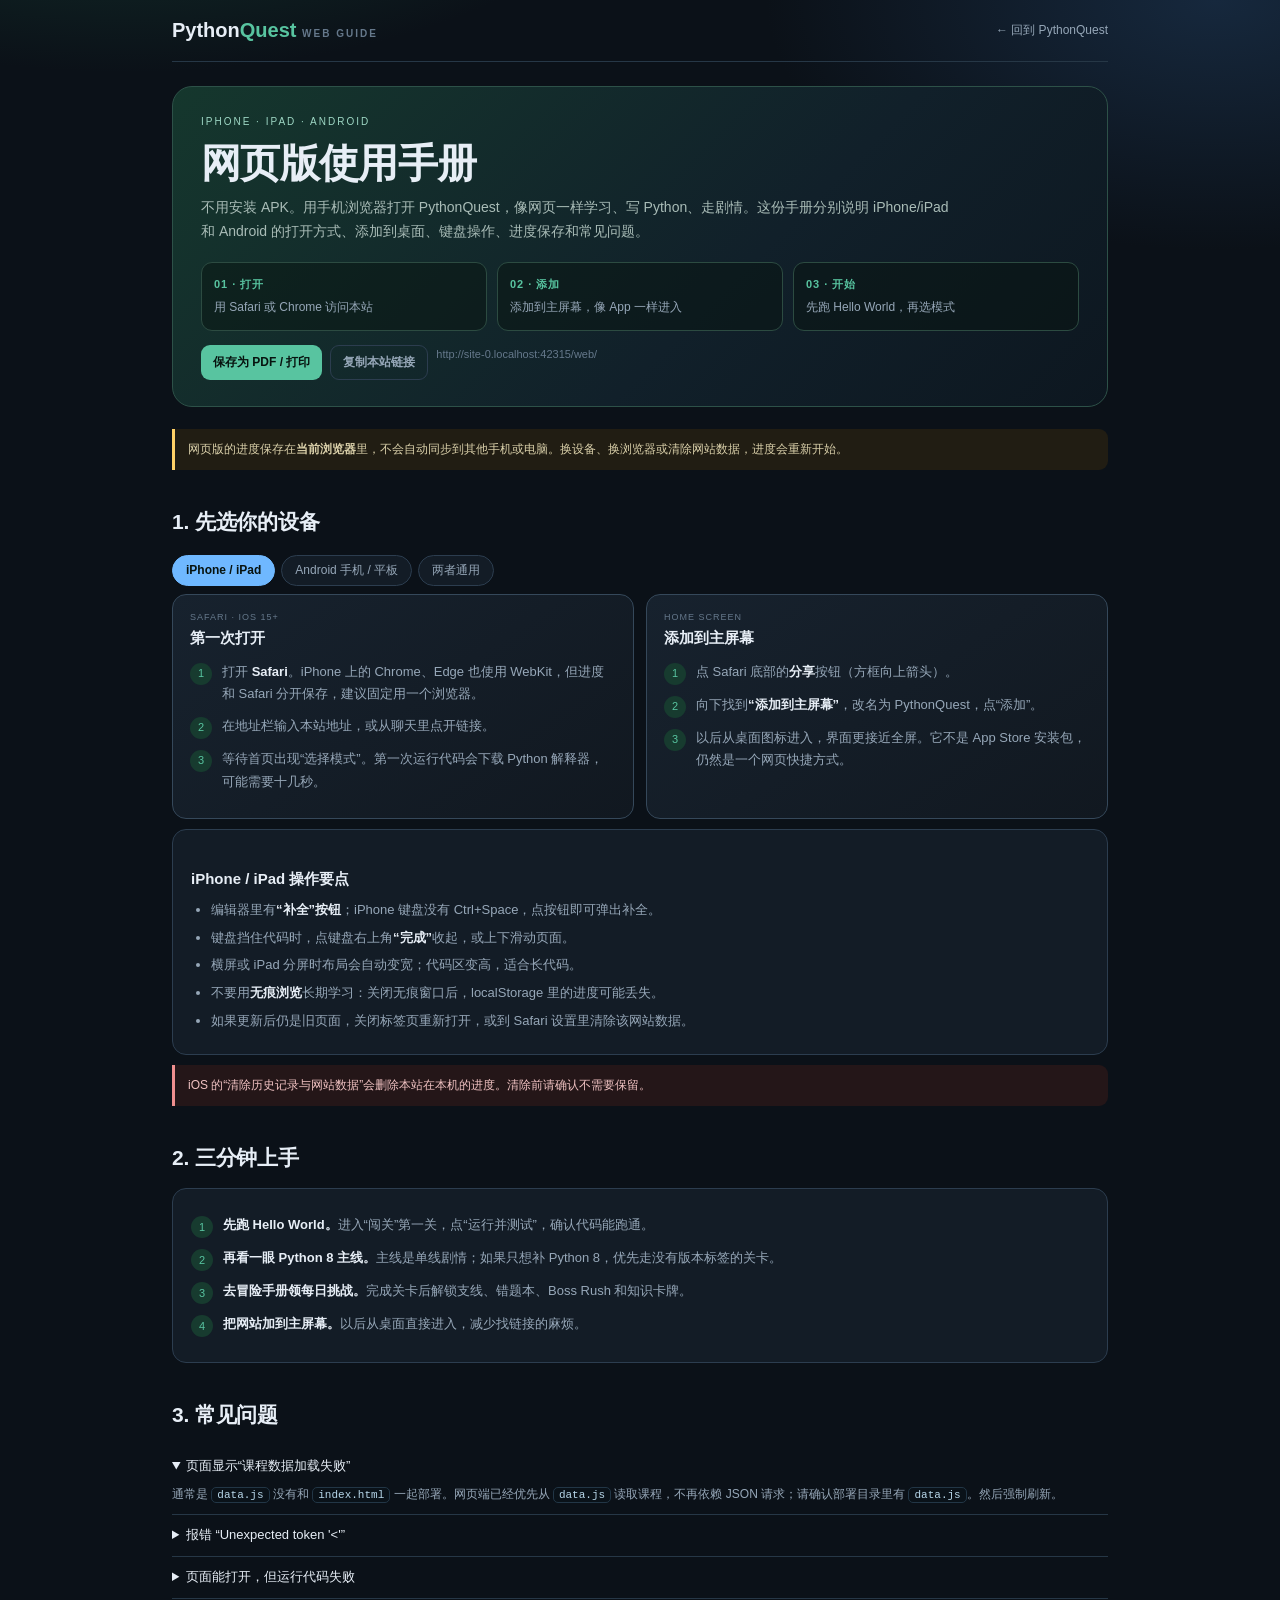
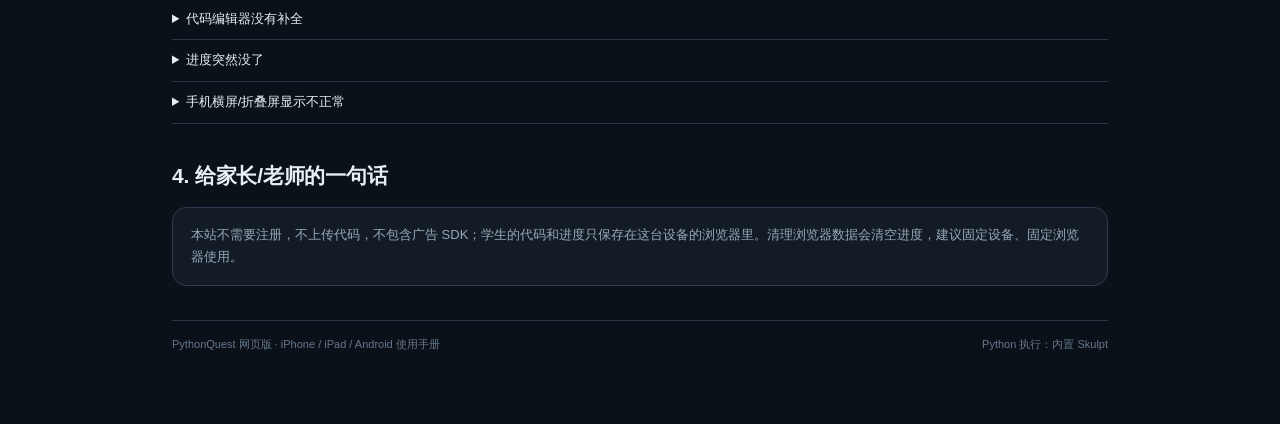
<file: web/guide.html>
<!doctype html>
<html lang="zh-CN">
<head>
<meta charset="utf-8">
<meta name="viewport" content="width=device-width, initial-scale=1, viewport-fit=cover">
<meta name="theme-color" content="#0b1118">
<title>PythonQuest 网页版 · iPhone / iPad / Android 使用手册</title>
<style>
:root{--bg:#0b1118;--surface:#131c26;--surface2:#182432;--border:#2c3d4f;--text:#e7eef6;--muted:#96a7b8;--dim:#65788b;--accent:#58c4a0;--blue:#6fb8ff;--purple:#c792ea;--yellow:#ffd166;--red:#ef8f8f}
*{box-sizing:border-box}html{scroll-behavior:smooth}body{margin:0;background:radial-gradient(1000px 500px at 10% -10%,#153b32 0,transparent 55%),radial-gradient(900px 500px at 95% 0,#16283d 0,transparent 50%),var(--bg);color:var(--text);font:15px/1.75 -apple-system,BlinkMacSystemFont,"Segoe UI","Microsoft YaHei",sans-serif}
a{color:var(--blue);text-decoration:none}a:hover{text-decoration:underline}
.wrap{max-width:980px;margin:0 auto;padding:0 22px 70px}
.top{display:flex;align-items:center;gap:16px;min-height:62px;border-bottom:1px solid #263746;margin-bottom:24px}
.brand{font-weight:900;font-size:20px;color:var(--text)}.brand b{color:var(--accent)}
.top .back{margin-left:auto;font-size:12px;color:var(--muted)}
.hero{border:1px solid #2d5148;background:linear-gradient(135deg,#15372d,#11202a 60%,#0d1720);border-radius:20px;padding:26px 28px;margin:22px 0}
.kicker{font-size:10px;letter-spacing:2px;color:#9ed7c4}.hero h1{font-size:clamp(26px,4vw,40px);line-height:1.2;margin:8px 0 8px;letter-spacing:-.7px}.hero p{margin:0;color:#a9bcb7;font-size:14px;max-width:760px}
.quick{display:grid;grid-template-columns:repeat(3,1fr);gap:10px;margin:18px 0 0}.quick div{background:rgba(9,20,17,.5);border:1px solid #2c4b41;border-radius:11px;padding:12px}.quick b{display:block;color:var(--accent);font-size:11px;letter-spacing:1px}.quick span{display:block;color:var(--muted);font-size:12px;margin-top:3px}
.toolbar{display:flex;flex-wrap:wrap;gap:8px;margin:14px 0 0}.btn{display:inline-flex;align-items:center;gap:6px;border:0;border-radius:9px;padding:8px 12px;background:var(--accent);color:#07130f;font-weight:800;font-size:12px;cursor:pointer}.btn.ghost{background:transparent;border:1px solid var(--border);color:var(--muted);font-weight:600}.btn:hover{filter:brightness(1.08)}
h2{font-size:21px;margin:34px 0 12px;letter-spacing:-.2px}h3{font-size:15px;margin:20px 0 7px;color:var(--text)}
.card{background:var(--surface);border:1px solid var(--border);border-radius:14px;padding:16px 18px;margin:10px 0}.card p{margin:0 0 8px;color:var(--muted);font-size:13px}.card p:last-child{margin-bottom:0}
.grid{display:grid;grid-template-columns:1fr 1fr;gap:12px}.device{border:1px solid #35485a;background:linear-gradient(145deg,#17222e,#111820);border-radius:14px;padding:15px 17px}.device h3{margin-top:0}.device .tag{font-size:9px;color:var(--dim);letter-spacing:1px}
ol,ul{margin:6px 0 0;padding-left:20px;color:var(--muted);font-size:13px}li{margin:5px 0}li b,li strong{color:var(--text)}
.step{display:flex;gap:10px;margin:9px 0}.step .n{width:22px;height:22px;border-radius:50%;background:#173b2f;color:var(--accent);font-size:11px;display:grid;place-items:center;flex:none;margin-top:2px}.step div{font-size:13px;color:var(--muted)}.step b{color:var(--text)}
.note{border-left:3px solid var(--yellow);background:#211d13;padding:10px 13px;border-radius:0 9px 9px 0;font-size:12px;color:#d9cfa9}.warn{border-left-color:var(--red);background:#241618;color:#f0c2c2}
.tabs{display:flex;gap:6px;margin:14px 0 8px;flex-wrap:wrap}.tabs button{border:1px solid var(--border);background:var(--surface);color:var(--muted);border-radius:999px;padding:6px 13px;font-size:12px;cursor:pointer}.tabs button.active{background:var(--blue);color:#07130f;border-color:var(--blue);font-weight:800}
.tab{display:none}.tab.active{display:block}
table{width:100%;border-collapse:collapse;font-size:12px;margin:8px 0}th,td{text-align:left;vertical-align:top;border-bottom:1px solid #263746;padding:9px 8px}th{color:var(--dim);font-weight:600;font-size:10px;letter-spacing:1px}td{color:var(--muted)}td b{color:var(--text)}
code{background:#0a1219;border:1px solid #223646;border-radius:5px;padding:1px 5px;color:#b7d7ea;font-size:11px}
.faq details{border-bottom:1px solid #263746;padding:9px 0}.faq summary{cursor:pointer;font-size:13px;color:var(--text)}.faq p{font-size:12px;color:var(--muted);margin:6px 0 0}
.footer{border-top:1px solid #263746;margin-top:34px;padding-top:14px;color:var(--dim);font-size:11px;display:flex;justify-content:space-between;gap:14px;flex-wrap:wrap}
.copy{font-size:11px;color:var(--dim)}
@media(max-width:760px){.wrap{padding:0 14px 50px}.top{min-height:54px}.hero{padding:20px 18px}.quick{grid-template-columns:1fr}.grid{grid-template-columns:1fr}.hero h1{font-size:27px}}
@media print{body{background:#fff;color:#111;font-size:11pt}.top,.toolbar,.tabs{display:none}.hero{background:#f2f7f5;border-color:#9cc;color:#111}.hero p,.kicker{color:#333}.quick div{background:#f7faf9;border-color:#ccd}.card,.device{border-color:#ccc;background:#fff}.tab{display:block!important}.tab::before{content:attr(data-print);display:block;font-weight:800;color:#111;margin-top:12px}.tabs{display:none}h2{page-break-after:avoid}.footer{color:#555}a{color:#155}}
</style>
</head>
<body>
<div class="wrap">
  <div class="top"><div class="brand">Python<b>Quest</b> <span style="font-size:10px;color:var(--dim);letter-spacing:2px">WEB GUIDE</span></div><a class="back" href="index.html">← 回到 PythonQuest</a></div>

  <section class="hero">
    <div class="kicker">IPHONE · IPAD · ANDROID</div>
    <h1>网页版使用手册</h1>
    <p>不用安装 APK。用手机浏览器打开 PythonQuest，像网页一样学习、写 Python、走剧情。这份手册分别说明 iPhone/iPad 和 Android 的打开方式、添加到桌面、键盘操作、进度保存和常见问题。</p>
    <div class="quick">
      <div><b>01 · 打开</b><span>用 Safari 或 Chrome 访问本站</span></div>
      <div><b>02 · 添加</b><span>添加到主屏幕，像 App 一样进入</span></div>
      <div><b>03 · 开始</b><span>先跑 Hello World，再选模式</span></div>
    </div>
    <div class="toolbar">
      <button class="btn" onclick="window.print()">保存为 PDF / 打印</button>
      
      <button class="btn ghost" id="copy-link">复制本站链接</button>
      <span class="copy" id="site-url"></span>
    </div>
  </section>

  <div class="note">网页版的进度保存在<b>当前浏览器</b>里，不会自动同步到其他手机或电脑。换设备、换浏览器或清除网站数据，进度会重新开始。</div>

  <h2>1. 先选你的设备</h2>
  <div class="tabs">
    <button class="active" data-tab="ios">iPhone / iPad</button>
    <button data-tab="android">Android 手机 / 平板</button>
    <button data-tab="both">两者通用</button>
  </div>

  <section class="tab active" id="tab-ios" data-print="iPhone / iPad">
    <div class="grid">
      <div class="device">
        <div class="tag">SAFARI · IOS 15+</div>
        <h3>第一次打开</h3>
        <div class="step"><span class="n">1</span><div>打开 <b>Safari</b>。iPhone 上的 Chrome、Edge 也使用 WebKit，但进度和 Safari 分开保存，建议固定用一个浏览器。</div></div>
        <div class="step"><span class="n">2</span><div>在地址栏输入本站地址，或从聊天里点开链接。</div></div>
        <div class="step"><span class="n">3</span><div>等待首页出现“选择模式”。第一次运行代码会下载 Python 解释器，可能需要十几秒。</div></div>
      </div>
      <div class="device">
        <div class="tag">HOME SCREEN</div>
        <h3>添加到主屏幕</h3>
        <div class="step"><span class="n">1</span><div>点 Safari 底部的<b>分享</b>按钮（方框向上箭头）。</div></div>
        <div class="step"><span class="n">2</span><div>向下找到<b>“添加到主屏幕”</b>，改名为 PythonQuest，点“添加”。</div></div>
        <div class="step"><span class="n">3</span><div>以后从桌面图标进入，界面更接近全屏。它不是 App Store 安装包，仍然是一个网页快捷方式。</div></div>
      </div>
    </div>
    <div class="card">
      <h3>iPhone / iPad 操作要点</h3>
      <ul>
        <li>编辑器里有<b>“补全”按钮</b>；iPhone 键盘没有 Ctrl+Space，点按钮即可弹出补全。</li>
        <li>键盘挡住代码时，点键盘右上角<b>“完成”</b>收起，或上下滑动页面。</li>
        <li>横屏或 iPad 分屏时布局会自动变宽；代码区变高，适合长代码。</li>
        <li>不要用<b>无痕浏览</b>长期学习：关闭无痕窗口后，localStorage 里的进度可能丢失。</li>
        <li>如果更新后仍是旧页面，关闭标签页重新打开，或到 Safari 设置里清除该网站数据。</li>
      </ul>
    </div>
    <div class="note warn">iOS 的“清除历史记录与网站数据”会删除本站在本机的进度。清除前请确认不需要保留。</div>
  </section>

  <section class="tab" id="tab-android" data-print="Android">
    <div class="grid">
      <div class="device">
        <div class="tag">CHROME · ANDROID 10+</div>
        <h3>第一次打开</h3>
        <div class="step"><span class="n">1</span><div>用 <b>Chrome</b> 或 Edge 打开本站。建议固定用一个浏览器，避免进度分散。</div></div>
        <div class="step"><span class="n">2</span><div>等待首页加载。若只看到加载页，先检查网络，再刷新一次。</div></div>
        <div class="step"><span class="n">3</span><div>进入“闯关”或“自由编程”，运行第一个 Hello World。</div></div>
      </div>
      <div class="device">
        <div class="tag">HOME SCREEN / INSTALL</div>
        <h3>添加到主屏幕</h3>
        <div class="step"><span class="n">1</span><div>点 Chrome 右上角<b>三个点</b>。</div></div>
        <div class="step"><span class="n">2</span><div>选择<b>“添加到主屏幕”</b>或<b>“安装应用”</b>（不同版本文字不同）。</div></div>
        <div class="step"><span class="n">3</span><div>确认名称后添加。以后从桌面图标打开，仍然是同一个网页站点。</div></div>
      </div>
    </div>
    <div class="card">
      <h3>Android 操作要点</h3>
      <ul>
        <li>编辑器有行号、语法高亮和<b>“补全”按钮</b>；外接键盘可以用 Ctrl+Space 或 Cmd+Space。</li>
        <li>系统返回键可能直接退出网页，而不是返回上一关；优先使用页面里的<b>“← 返回”</b>。</li>
        <li>分屏、折叠屏展开时布局会重排；如果代码区太窄，横屏或全屏浏览器。</li>
        <li>Chrome 的“清除浏览数据”会删除本站进度；只清缓存通常不会，但清“网站数据”会。</li>
        <li>省电模式或后台限制可能导致首次 Python 解释器下载变慢，建议在 Wi-Fi 下第一次运行。</li>
      </ul>
    </div>
    <div class="note warn">Android 的“无痕模式”不适合长期学习：关闭标签页后，本站保存的进度不会保留。</div>
  </section>

  <section class="tab" id="tab-both" data-print="iPhone / iPad / Android 通用">
    <div class="card">
      <h3>网页版里有什么</h3>
      <ul>
        <li><b>闯关模式：</b>100 个教程关卡，运行代码后自动测试。</li>
        <li><b>剧情模式：</b>30 个故事，1–3 段限时编程，8–9 个结局；故事树只显示你走到过的节点。</li>
        <li><b>Python 8 主线：</b>84 关单线剧情，按课程顺序推进。</li>
        <li><b>自由编程：</b>自己写 Python，支持标准输入和错误输出。</li>
        <li><b>冒险手册：</b>每日挑战、Boss Rush、错题本、知识卡牌、成就墙和代码宠物。</li>
      </ul>
    </div>
    <div class="card">
      <h3>代码运行说明</h3>
      <p>Python 代码在浏览器内执行，不上传服务器。Python 解释器（Skulpt）随页面一起打包在网站里，不需要访问外部 CDN；第一次运行会加载本地解释器资源，因此<b>首次会慢</b>，之后通常更快。</p>
      <p>如果运行按钮一直转圈，先确认站点的 <code>vendor/skulpt</code> 文件完整，再刷新重试。</p>
    </div>
    <div class="card">
      <h3>进度和隐私</h3>
      <ul>
        <li>进度、代码、结局、成就保存在当前浏览器的 <code>localStorage</code>。</li>
        <li>没有账号系统，不上传代码，不收集统计。</li>
        <li>换手机、换浏览器、清除网站数据都会丢失进度，且无法自动恢复。</li>
        <li>首页底部的“清空本地进度”会删除全部本地记录，操作不可撤销。</li>
      </ul>
    </div>
  </section>

  <h2>2. 三分钟上手</h2>
  <div class="card">
    <div class="step"><span class="n">1</span><div><b>先跑 Hello World。</b>进入“闯关”第一关，点“运行并测试”，确认代码能跑通。</div></div>
    <div class="step"><span class="n">2</span><div><b>再看一眼 Python 8 主线。</b>主线是单线剧情；如果只想补 Python 8，优先走没有版本标签的关卡。</div></div>
    <div class="step"><span class="n">3</span><div><b>去冒险手册领每日挑战。</b>完成关卡后解锁支线、错题本、Boss Rush 和知识卡牌。</div></div>
    <div class="step"><span class="n">4</span><div><b>把网站加到主屏幕。</b>以后从桌面直接进入，减少找链接的麻烦。</div></div>
  </div>

  <h2>3. 常见问题</h2>
  <div class="faq">
    <details open><summary>页面显示“课程数据加载失败”</summary><p>通常是 <code>data.js</code> 没有和 <code>index.html</code> 一起部署。网页端已经优先从 <code>data.js</code> 读取课程，不再依赖 JSON 请求；请确认部署目录里有 <code>data.js</code>。然后强制刷新。</p></details>
    <details><summary>报错 “Unexpected token '<'”</summary><p>这是把 404 HTML 当成 JSON 解析的旧问题。新版应加载 <code>data.js</code>；如果仍出现，说明线上还是旧文件，重新部署并清缓存。</p></details>
    <details><summary>页面能打开，但运行代码失败</summary><p>先确认站点的 <code>vendor/skulpt</code> 目录完整；首次加载本地 Skulpt 需要几秒钟。若仍失败，关闭内容拦截器后刷新重试。</p></details>
    <details><summary>代码编辑器没有补全</summary><p>点编辑器右上角的“补全”按钮；外接键盘可用 Ctrl+Space 或 Cmd+Space。若按钮提示组件未加载，检查网络后刷新。</p></details>
    <details><summary>进度突然没了</summary><p>可能是清除了浏览器网站数据、使用了无痕模式，或换了浏览器/设备。本站没有账号同步，无法从服务器恢复。</p></details>
    <details><summary>手机横屏/折叠屏显示不正常</summary><p>先旋转屏幕或重新进入页面；代码区会随宽度变化。若仍异常，请反馈机型、系统版本和浏览器版本。</p></details>
  </div>

  <h2>4. 给家长/老师的一句话</h2>
  <div class="card"><p>本站不需要注册，不上传代码，不包含广告 SDK；学生的代码和进度只保存在这台设备的浏览器里。清理浏览器数据会清空进度，建议固定设备、固定浏览器使用。</p></div>

  <div class="footer"><span>PythonQuest 网页版 · iPhone / iPad / Android 使用手册</span><span>Python 执行：内置 Skulpt</span></div>
</div>
<script>
  const site = location.origin + location.pathname.replace(/[^/]*$/, '');
  document.getElementById('site-url').textContent = site;
  document.getElementById('copy-link').onclick = async () => {
    try { await navigator.clipboard.writeText(site); document.getElementById('copy-link').textContent = '已复制'; }
    catch { prompt('复制本站链接', site); }
  };
  document.querySelectorAll('[data-tab]').forEach(b => b.onclick = () => {
    document.querySelectorAll('[data-tab]').forEach(x => x.classList.toggle('active', x === b));
    document.querySelectorAll('.tab').forEach(x => x.classList.toggle('active', x.id === 'tab-' + b.dataset.tab));
  });
</script>
</body>
</html>
</file>
